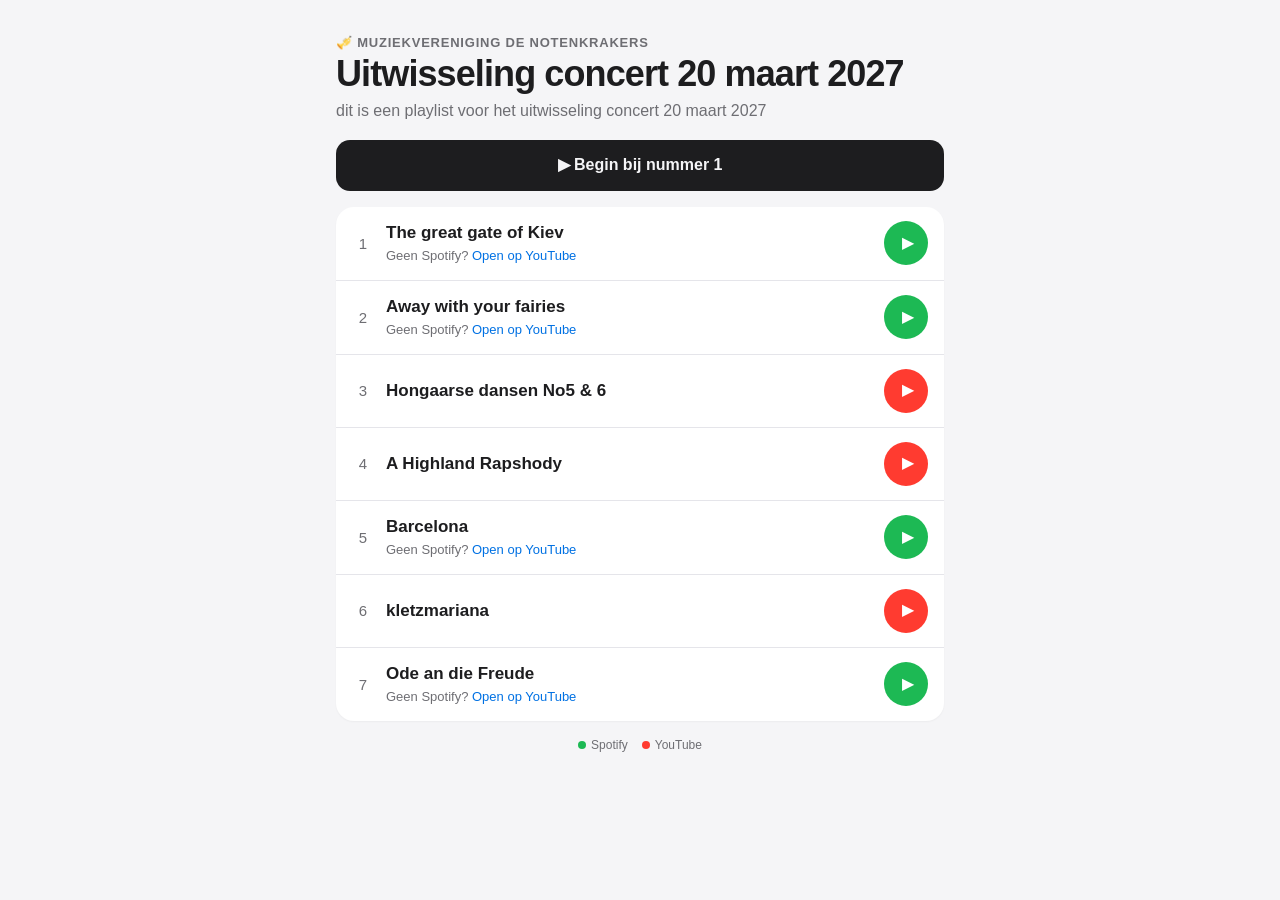
<file: index.html>
<!DOCTYPE html>
<html lang="nl">
<head>
<meta charset="utf-8">
<meta name="viewport" content="width=device-width, initial-scale=1, viewport-fit=cover">
<meta name="theme-color" content="#f5f5f7" media="(prefers-color-scheme: light)">
<meta name="theme-color" content="#000000" media="(prefers-color-scheme: dark)">
<title>Fanfare Playlists</title>
<link rel="stylesheet" href="style.css">
</head>
<body>
<div id="app"><div class="wrap"><p class="note">Laden…</p></div></div>
<script>
(function(){
  var D=null,CUR=null,app=document.getElementById("app");

  function esc(s){return String(s==null?"":s).replace(/[&<>"]/g,function(c){return{"&":"&amp;","<":"&lt;",">":"&gt;",'"':"&quot;"}[c]})}
  function q(t){return encodeURIComponent(t)}
  function cur(){
    for(var i=0;i<D.lists.length;i++)if(D.lists[i].id===CUR)return D.lists[i];
    return D.lists[0];
  }

  function render(){
    var l=cur(),h='<div class="wrap">';
    document.title=(l.name?l.name+" – ":"")+(D.name||"Fanfare Playlists");
    h+='<div class="eyebrow">🎺 '+esc(D.name)+'</div><h1>'+esc(l.name)+'</h1>';
    if(l.note)h+='<p class="note">'+esc(l.note)+'</p>';
    if(D.lists.length>1){
      h+='<div class="tabs">'+D.lists.map(function(x){
        return'<button class="tab'+(x.id===l.id?' on':'')+'" data-tab="'+esc(x.id)+'">'+esc(x.name||"Zonder naam")+'</button>';
      }).join("")+'</div>';
    }
    if(!l.tracks.length){
      h+='<div class="card empty">Deze playlist is nog leeg.</div>';
    }else{
      var f=l.tracks[0],fl=f.sp||f.yt;
      if(fl)h+='<a class="btn hero" href="'+esc(fl)+'" target="_blank" rel="noopener">▶ Begin bij nummer 1</a>';
      h+='<div class="card list">'+l.tracks.map(function(t,i){
        var main=t.sp||t.yt,k=t.sp?"sp":(t.yt?"yt":"none");
        var search="https://www.youtube.com/results?search_query="+q(t.title);
        var href=main||search,alt="";
        if(t.sp&&t.yt)alt='<div class="alt">Geen Spotify? <a href="'+esc(t.yt)+'" target="_blank" rel="noopener">Open op YouTube</a></div>';
        if(!main)alt='<div class="alt">Nog geen link – <a href="'+esc(search)+'" target="_blank" rel="noopener">zoek op YouTube</a></div>';
        return'<div class="item"><div class="num">'+(i+1)+'</div><div class="info"><div class="t">'+esc(t.title)+'</div>'+alt+'</div>'
          +'<a class="play '+k+'" href="'+esc(href)+'" target="_blank" rel="noopener" aria-label="Speel '+esc(t.title)+' af">'+(main?'▶':'🔍')+'</a></div>';
      }).join("")+'</div>';
      h+='<div class="legend"><span><i class="dot" style="background:var(--sp)"></i>Spotify</span><span><i class="dot" style="background:var(--yt)"></i>YouTube</span></div>';
    }
    h+='</div>';
    app.innerHTML=h;
  }

  function fromHash(){
    var id=decodeURIComponent((location.hash||"").slice(1));
    CUR=id||D.lists[0].id;
  }

  document.addEventListener("click",function(e){
    var b=e.target.closest("[data-tab]");if(!b)return;
    CUR=b.getAttribute("data-tab");
    try{history.replaceState(null,"","#"+encodeURIComponent(CUR))}catch(err){}
    render();window.scrollTo(0,0);
  });
  window.addEventListener("hashchange",function(){if(D){fromHash();render()}});

  fetch("playlists.json?t="+Date.now(),{cache:"no-store"})
    .then(function(r){if(!r.ok)throw new Error(r.status);return r.json()})
    .then(function(j){
      D=j;
      if(!D.lists||!D.lists.length)D.lists=[{id:"x",name:"Playlist",note:"",tracks:[]}];
      fromHash();render();
    })
    .catch(function(){
      app.innerHTML='<div class="wrap"><p class="err">De playlist kon niet worden geladen.<br>Probeer het later nog eens.</p></div>';
    });
})();
</script>
</body>
</html>
</file>
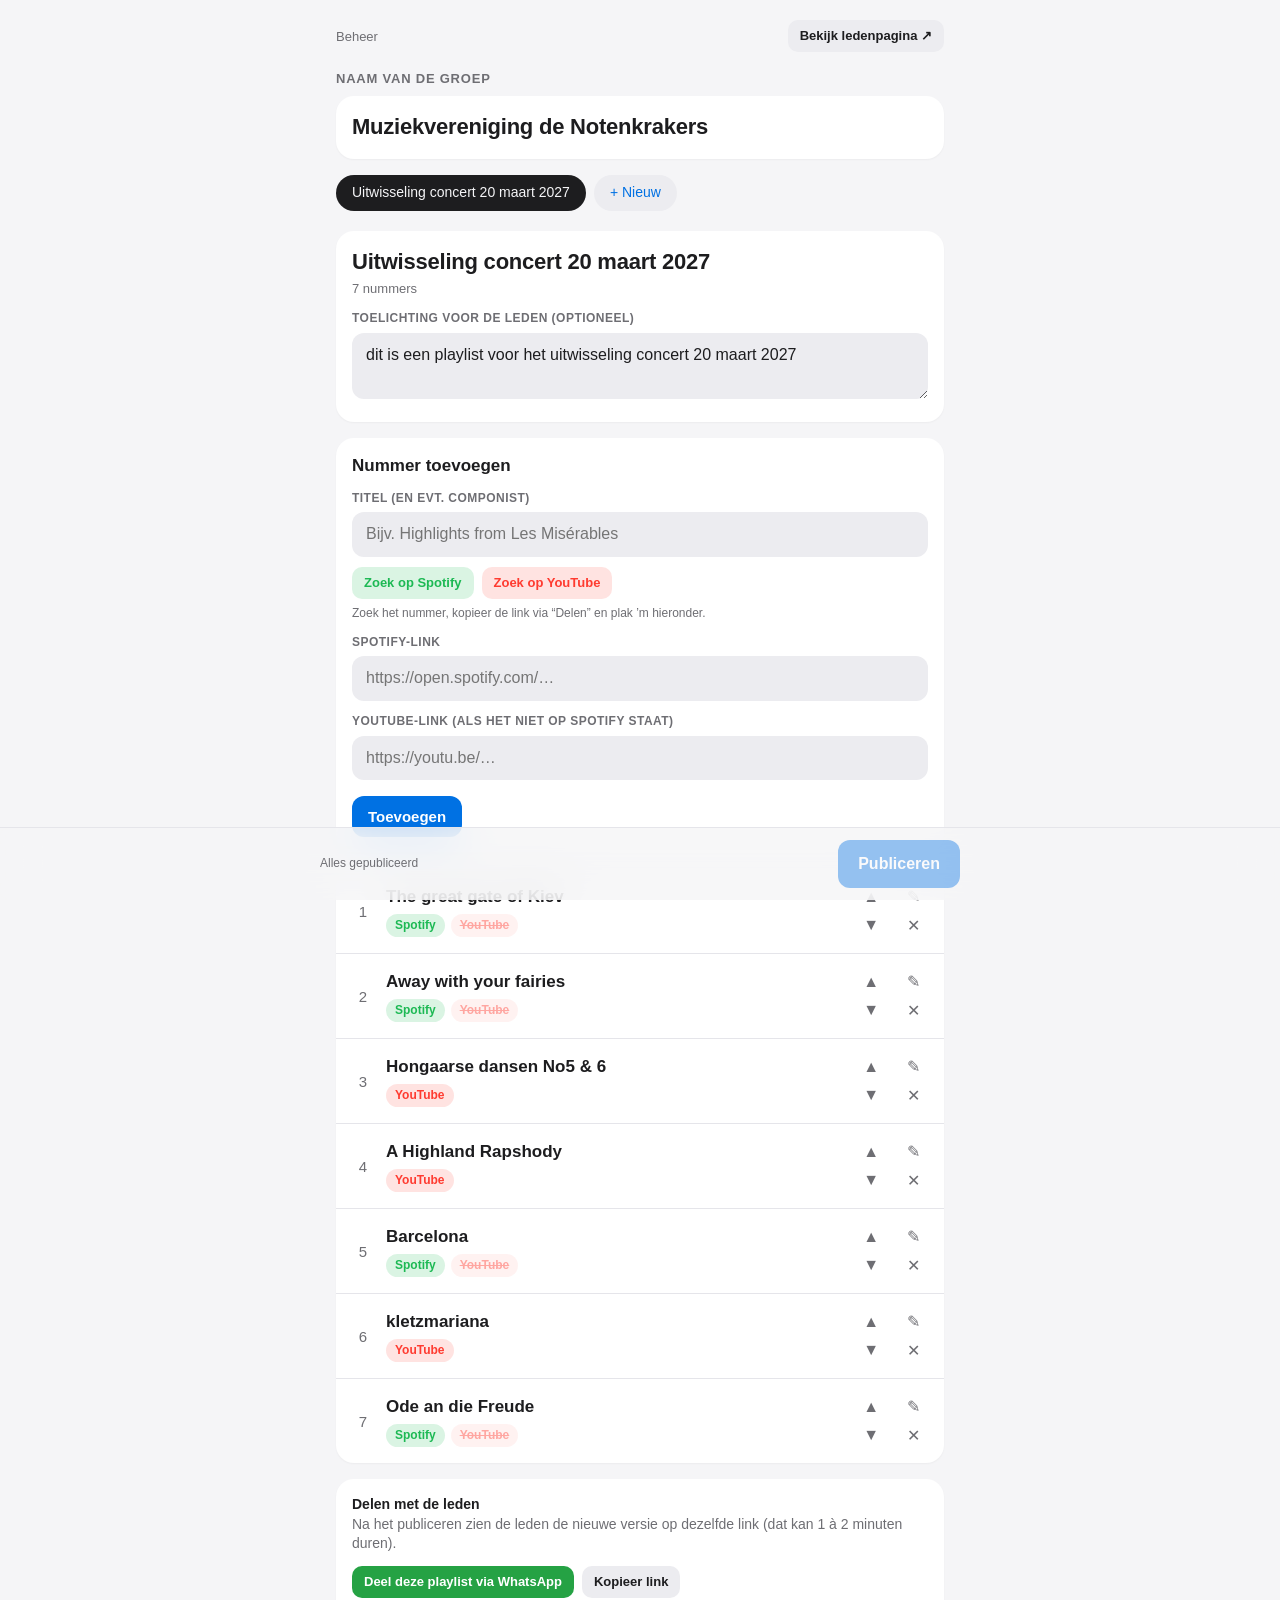
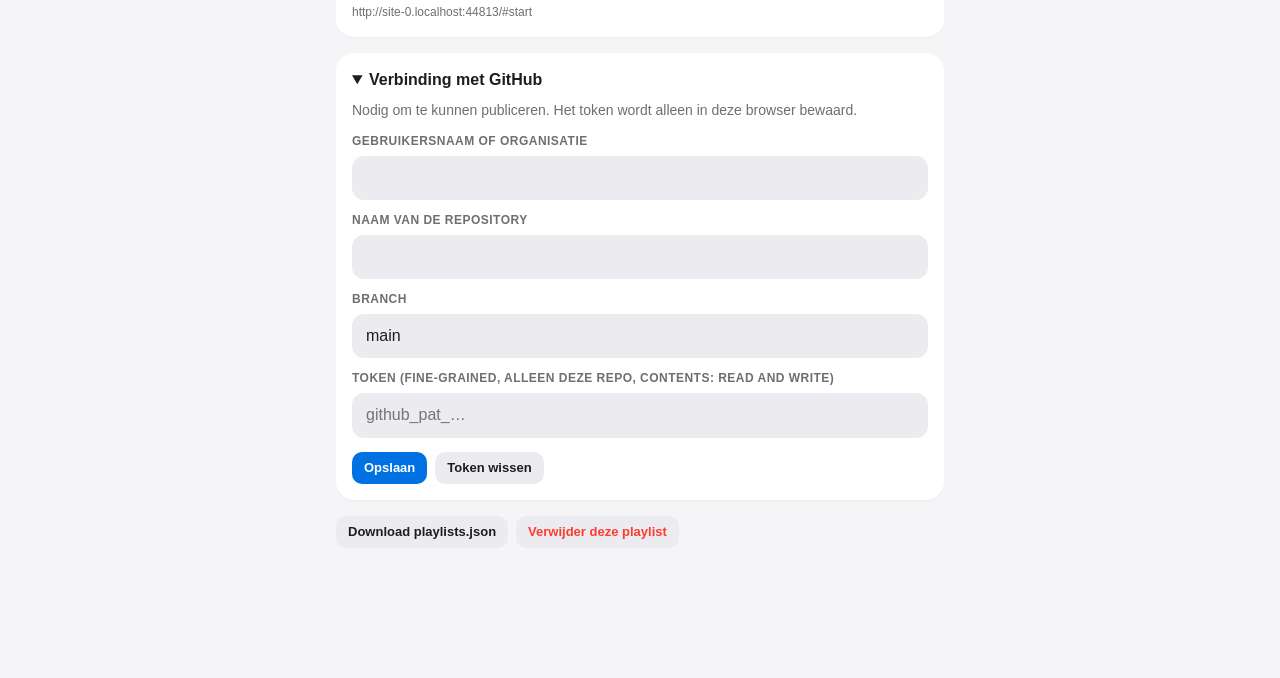
<file: admin.html>
<!DOCTYPE html>
<html lang="nl">
<head>
<meta charset="utf-8">
<meta name="viewport" content="width=device-width, initial-scale=1, viewport-fit=cover">
<meta name="robots" content="noindex, nofollow">
<meta name="theme-color" content="#f5f5f7" media="(prefers-color-scheme: light)">
<meta name="theme-color" content="#000000" media="(prefers-color-scheme: dark)">
<title>Beheer – Fanfare Playlists</title>
<link rel="stylesheet" href="style.css">
</head>
<body>
<div id="app"><div class="wrap"><p class="note">Laden…</p></div></div>
<div class="toast" id="toast"></div>
<script>
(function(){
  var CFG_KEY="fanfare-gh-config", DRAFT_KEY="fanfare-gh-draft";
  var D=null, PUB="", SHA=null, CUR=null, dirty=false, busy=false;
  var cfg={owner:"",repo:"",branch:"main",token:""};
  var form={id:null,title:"",sp:"",yt:""}, confirmDel=false;
  var app=document.getElementById("app");

  /* ---------- helpers ---------- */
  function uid(){return Math.random().toString(36).slice(2,9)}
  function esc(s){return String(s==null?"":s).replace(/[&<>"]/g,function(c){return{"&":"&amp;","<":"&lt;",">":"&gt;",'"':"&quot;"}[c]})}
  function q(t){return encodeURIComponent(t)}
  function cur(){for(var i=0;i<D.lists.length;i++)if(D.lists[i].id===CUR)return D.lists[i];CUR=D.lists[0].id;return D.lists[0]}
  function kind(u){u=(u||"").toLowerCase();if(/spotify\.com|spotify\.link/.test(u))return"sp";if(/youtube\.com|youtu\.be/.test(u))return"yt";return null}
  function clean(u){u=(u||"").trim();if(!u)return"";if(!/^https?:\/\//i.test(u))u="https://"+u;return u}
  function toast(m){var t=document.getElementById("toast");t.textContent=m;t.classList.add("show");clearTimeout(toast.h);toast.h=setTimeout(function(){t.classList.remove("show")},3200)}
  function json(){return JSON.stringify(D,null,2)+"\n"}
  function toB64(s){var b=new TextEncoder().encode(s),bin="";for(var i=0;i<b.length;i++)bin+=String.fromCharCode(b[i]);return btoa(bin)}
  function fromB64(c){var bin=atob(c.replace(/\s/g,"")),b=new Uint8Array(bin.length);for(var i=0;i<bin.length;i++)b[i]=bin.charCodeAt(i);return new TextDecoder().decode(b)}
  function siteUrl(){return new URL("./",location.href).href}
  function ready(){return cfg.owner&&cfg.repo&&cfg.token}
  function apiUrl(){return"https://api.github.com/repos/"+q(cfg.owner)+"/"+q(cfg.repo)+"/contents/playlists.json"}
  function apiHeaders(){return{"Authorization":"Bearer "+cfg.token,"Accept":"application/vnd.github+json","X-GitHub-Api-Version":"2022-11-28"}}

  function loadCfg(){
    try{var c=JSON.parse(localStorage.getItem(CFG_KEY)||"null");if(c)for(var k in c)cfg[k]=c[k]}catch(e){}
    if(!cfg.owner&&/\.github\.io$/i.test(location.hostname)){
      cfg.owner=location.hostname.split(".")[0];
      cfg.repo=location.pathname.split("/")[1]||cfg.repo;
    }
  }

  function touch(){
    dirty=json()!==PUB;
    try{if(dirty)localStorage.setItem(DRAFT_KEY,json());else localStorage.removeItem(DRAFT_KEY)}catch(e){}
    var s=document.getElementById("status");
    if(s){s.textContent=dirty?"Niet-gepubliceerde wijzigingen":"Alles gepubliceerd";s.className="status"+(dirty?" dirty":"")}
    var b=document.getElementById("pub");if(b)b.disabled=!dirty||busy;
  }

  /* ---------- laden ---------- */
  function normalize(j){
    if(!j.lists||!j.lists.length)j.lists=[{id:uid(),name:"Nieuwe playlist",note:"",tracks:[]}];
    j.lists.forEach(function(l){l.id=l.id||uid();l.note=l.note||"";l.tracks=l.tracks||[];l.tracks.forEach(function(t){t.id=t.id||uid()})});
    return j;
  }
  function loadRemote(){
    var viaApi=ready()?
      fetch(apiUrl()+"?ref="+q(cfg.branch||"main")+"&t="+Date.now(),{headers:apiHeaders(),cache:"no-store"})
        .then(function(r){if(!r.ok)throw {status:r.status};return r.json()})
        .then(function(o){SHA=o.sha;return JSON.parse(fromB64(o.content))})
      :Promise.reject("skip");
    return viaApi.catch(function(err){
      if(err!=="skip")toast(err&&err.status===401?"Token ongeldig of verlopen":"Kon niet via GitHub laden, gebruik de gepubliceerde versie");
      SHA=null;
      return fetch("playlists.json?t="+Date.now(),{cache:"no-store"}).then(function(r){if(!r.ok)throw new Error();return r.json()});
    });
  }
  function init(){
    loadCfg();
    loadRemote().then(function(j){
      D=normalize(j);PUB=json();
      try{
        var dr=localStorage.getItem(DRAFT_KEY);
        if(dr&&dr!==PUB){D=normalize(JSON.parse(dr))}
      }catch(e){}
      CUR=D.lists[0].id;
      render();
    }).catch(function(){
      app.innerHTML='<div class="wrap"><p class="err">playlists.json kon niet worden geladen.<br>Controleer of het bestand in je repository staat.</p></div>';
    });
  }

  /* ---------- weergave ---------- */
  function render(){
    var l=cur(),n=l.tracks.length,h='<div class="wrap">';
    h+='<div class="topbar"><span class="meta">Beheer</span><a class="btn sm" href="'+esc(siteUrl())+'" target="_blank" rel="noopener">Bekijk ledenpagina ↗</a></div>';

    h+='<div class="eyebrow" style="margin-top:18px">Naam van de groep</div><div class="card" style="margin-top:8px"><input class="title-in" id="dname" value="'+esc(D.name)+'" placeholder="Bijv. Fanfare St. Cecilia"></div>';

    h+='<div class="tabs">'+D.lists.map(function(x){return'<button class="tab'+(x.id===CUR?' on':'')+'" data-tab="'+esc(x.id)+'">'+esc(x.name||"Zonder naam")+'</button>'}).join("")+'<button class="tab add" id="newlist">+ Nieuw</button></div>';

    h+='<div class="card"><input class="title-in" id="lname" value="'+esc(l.name)+'" placeholder="Naam van de playlist" aria-label="Naam van de playlist"><div class="meta">'+n+(n===1?' nummer':' nummers')+'</div>'
      +'<label>Toelichting voor de leden (optioneel)</label><textarea class="f" id="lnote" placeholder="Bijv. Concert 14 maart – oefenen voor de repetitie van dinsdag">'+esc(l.note)+'</textarea></div>';

    h+='<div class="card"><div style="font-weight:700;font-size:17px">'+(form.id?'Nummer aanpassen':'Nummer toevoegen')+'</div>'
      +'<label>Titel (en evt. componist)</label><input class="f" id="ftitle" value="'+esc(form.title)+'" placeholder="Bijv. Highlights from Les Misérables" autocomplete="off">'
      +'<div class="search"><a class="btn sp sm" id="sSp" target="_blank" rel="noopener" href="#">Zoek op Spotify</a><a class="btn yt sm" id="sYt" target="_blank" rel="noopener" href="#">Zoek op YouTube</a></div>'
      +'<div class="hint">Zoek het nummer, kopieer de link via “Delen” en plak ’m hieronder.</div>'
      +'<label>Spotify-link</label><input class="f" id="fsp" value="'+esc(form.sp)+'" placeholder="https://open.spotify.com/…" inputmode="url" autocomplete="off">'
      +'<label>YouTube-link (als het niet op Spotify staat)</label><input class="f" id="fyt" value="'+esc(form.yt)+'" placeholder="https://youtu.be/…" inputmode="url" autocomplete="off">'
      +'<div class="row" style="margin-top:16px"><button class="btn pri" id="add">'+(form.id?'Opslaan':'Toevoegen')+'</button>'+(form.id?'<button class="btn" id="cancel">Annuleer</button>':'')+'</div></div>';

    if(!n)h+='<div class="card empty">Nog geen nummers.</div>';
    else h+='<div class="card list">'+l.tracks.map(function(t,i){
      var b='';
      if(t.sp)b+='<a class="badge sp" href="'+esc(t.sp)+'" target="_blank" rel="noopener">Spotify</a>';
      if(t.yt)b+='<a class="badge yt'+(t.sp?' off':'')+'" href="'+esc(t.yt)+'" target="_blank" rel="noopener">YouTube</a>';
      if(!t.sp&&!t.yt)b='<span class="badge none">Geen link</span>';
      return'<div class="item"><div class="num">'+(i+1)+'</div><div class="info"><div class="t">'+esc(t.title)+'</div><div class="badges">'+b+'</div></div>'
        +'<div class="acts"><button class="ic" data-up="'+i+'" aria-label="Omhoog">▲</button><button class="ic" data-down="'+i+'" aria-label="Omlaag">▼</button></div>'
        +'<div class="acts"><button class="ic" data-edit="'+i+'" aria-label="Aanpassen">✎</button><button class="ic" data-del="'+i+'" aria-label="Verwijder">✕</button></div></div>';
    }).join("")+'</div>';

    h+='<div class="card info-card"><b>Delen met de leden</b><br>Na het publiceren zien de leden de nieuwe versie op dezelfde link (dat kan 1 à 2 minuten duren).'
      +'<div class="row" style="margin-top:12px"><button class="btn wa sm" id="wa">Deel deze playlist via WhatsApp</button><button class="btn sm" id="copy">Kopieer link</button></div>'
      +'<div class="hint" id="linkhint">'+esc(shareLink())+'</div></div>';

    h+='<details class="card"'+(ready()?'':' open')+'><summary>Verbinding met GitHub</summary>'
      +'<p class="info-card" style="margin:10px 0 0">Nodig om te kunnen publiceren. Het token wordt alleen in deze browser bewaard.</p>'
      +'<label>Gebruikersnaam of organisatie</label><input class="f" id="cowner" value="'+esc(cfg.owner)+'" autocomplete="off" autocapitalize="off">'
      +'<label>Naam van de repository</label><input class="f" id="crepo" value="'+esc(cfg.repo)+'" autocomplete="off" autocapitalize="off">'
      +'<label>Branch</label><input class="f" id="cbranch" value="'+esc(cfg.branch)+'" autocomplete="off" autocapitalize="off">'
      +'<label>Token (fine-grained, alleen deze repo, Contents: Read and write)</label><input class="f" id="ctoken" type="password" value="'+esc(cfg.token)+'" autocomplete="off" placeholder="github_pat_…">'
      +'<div class="row" style="margin-top:14px"><button class="btn pri sm" id="csave">Opslaan</button><button class="btn sm" id="cclear">Token wissen</button></div></details>';

    h+='<div class="row" style="margin-top:6px"><button class="btn sm" id="dl">Download playlists.json</button><button class="btn sm danger" id="delList">'+(confirmDel?'Zeker weten? Tik nogmaals':'Verwijder deze playlist')+'</button></div>';
    h+='</div>';
    h+='<div class="bar"><div class="in"><span class="status" id="status"></span><button class="btn pri" id="pub">Publiceren</button></div></div>';
    app.innerHTML=h;
    updateSearch();touch();
  }

  function shareLink(){return siteUrl()+"#"+q(cur().id)}
  function updateSearch(){
    var t=document.getElementById("ftitle");if(!t)return;var v=t.value.trim();
    document.getElementById("sSp").href="https://open.spotify.com/search/"+q(v);
    document.getElementById("sYt").href="https://www.youtube.com/results?search_query="+q(v);
  }
  function copyText(txt){
    function fb(){var ta=document.createElement("textarea");ta.value=txt;ta.style.position="fixed";ta.style.opacity="0";document.body.appendChild(ta);ta.select();var ok=false;try{ok=document.execCommand("copy")}catch(e){}document.body.removeChild(ta);toast(ok?"Gekopieerd":"Kopiëren mislukt")}
    try{navigator.clipboard.writeText(txt).then(function(){toast("Gekopieerd")},fb)}catch(e){fb()}
  }

  /* ---------- publiceren via GitHub API ---------- */
  function publish(){
    if(busy)return;
    if(!ready()){toast("Vul eerst de GitHub-verbinding in");var d=document.querySelector("details.card");if(d){d.open=true;d.scrollIntoView({behavior:"smooth"})}return}
    busy=true;var b=document.getElementById("pub");b.disabled=true;b.textContent="Bezig…";
    var url=apiUrl(),branch=cfg.branch||"main";
    fetch(url+"?ref="+q(branch)+"&t="+Date.now(),{headers:apiHeaders(),cache:"no-store"})
      .then(function(r){if(!r.ok)throw {status:r.status};return r.json()})
      .then(function(o){
        if(SHA&&o.sha!==SHA)throw {status:"conflict"};
        var body={message:"Playlists bijgewerkt",content:toB64(json()),sha:o.sha,branch:branch};
        return fetch(url,{method:"PUT",headers:Object.assign({"Content-Type":"application/json"},apiHeaders()),body:JSON.stringify(body)});
      })
      .then(function(r){if(!r.ok)throw {status:r.status};return r.json()})
      .then(function(res){
        SHA=res.content.sha;PUB=json();
        try{localStorage.removeItem(DRAFT_KEY)}catch(e){}
        toast("Gepubliceerd – over 1 à 2 minuten zichtbaar voor de leden");
      })
      .catch(function(err){
        var s=err&&err.status;
        if(s==="conflict")toast("Er is intussen een nieuwere versie gepubliceerd. Kopieer je wijzigingen en herlaad de pagina.");
        else if(s===401)toast("Token ongeldig of verlopen");
        else if(s===403||s===404)toast("Geen toegang: controleer repo-naam en tokenrechten (Contents: Read and write)");
        else if(s===409||s===422)toast("Versie-conflict, herlaad de pagina en probeer opnieuw");
        else toast("Publiceren is niet gelukt, probeer het nog eens");
      })
      .then(function(){busy=false;var b2=document.getElementById("pub");if(b2){b2.textContent="Publiceren";touch()}});
  }

  /* ---------- events ---------- */
  document.addEventListener("input",function(e){
    if(!D)return;
    var id=e.target.id,l=cur();
    if(id==="dname"){D.name=e.target.value;touch()}
    else if(id==="lname"){l.name=e.target.value;var t=document.querySelector(".tab.on");if(t)t.textContent=e.target.value||"Zonder naam";touch()}
    else if(id==="lnote"){l.note=e.target.value;touch()}
    else if(id==="ftitle"){form.title=e.target.value;updateSearch()}
    else if(id==="fsp")form.sp=e.target.value;
    else if(id==="fyt")form.yt=e.target.value;
  });
  document.addEventListener("click",function(e){
    if(!D)return;
    var el=e.target.closest("button");if(!el)return;
    var d=el.dataset,l=cur();
    if(d.tab){CUR=d.tab;confirmDel=false;form={id:null,title:"",sp:"",yt:""};render();return}
    if(el.id==="newlist"){var nl={id:uid(),name:"Nieuwe playlist",note:"",tracks:[]};D.lists.push(nl);CUR=nl.id;render();var i=document.getElementById("lname");i.focus();i.select();return}
    if(el.id==="add"){
      var title=document.getElementById("ftitle").value.trim();
      if(!title){toast("Vul een titel in");return}
      var sp="",yt="";
      [clean(document.getElementById("fsp").value),clean(document.getElementById("fyt").value)].forEach(function(u){var k=kind(u);if(k==="sp"&&!sp)sp=u;else if(k==="yt"&&!yt)yt=u;else if(u&&!sp&&!yt)sp=u});
      if(form.id){l.tracks.forEach(function(t){if(t.id===form.id){t.title=title;t.sp=sp;t.yt=yt}})}
      else l.tracks.push({id:uid(),title:title,sp:sp,yt:yt});
      form={id:null,title:"",sp:"",yt:""};render();toast("Toegevoegd");return
    }
    if(el.id==="cancel"){form={id:null,title:"",sp:"",yt:""};render();return}
    if(d.up!==undefined){var a=+d.up;if(a>0){var x=l.tracks.splice(a,1)[0];l.tracks.splice(a-1,0,x);render()}return}
    if(d.down!==undefined){var b=+d.down;if(b<l.tracks.length-1){var y=l.tracks.splice(b,1)[0];l.tracks.splice(b+1,0,y);render()}return}
    if(d.edit!==undefined){var t=l.tracks[+d.edit];form={id:t.id,title:t.title,sp:t.sp||"",yt:t.yt||""};render();window.scrollTo({top:0,behavior:"smooth"});return}
    if(d.del!==undefined){l.tracks.splice(+d.del,1);render();return}
    if(el.id==="delList"){
      if(!confirmDel){confirmDel=true;render();return}
      D.lists=D.lists.filter(function(z){return z.id!==CUR});
      if(!D.lists.length)D.lists.push({id:uid(),name:"Nieuwe playlist",note:"",tracks:[]});
      CUR=D.lists[0].id;confirmDel=false;render();toast("Playlist verwijderd");return
    }
    if(el.id==="pub"){publish();return}
    if(el.id==="wa"){
      var msg="🎺 "+(D.name||"Fanfare")+"\n"+(l.name||"Playlist")+" staat klaar. Tik op een nummer om het af te spelen:\n"+shareLink();
      window.open("https://wa.me/?text="+q(msg),"_blank","noopener");return
    }
    if(el.id==="copy"){copyText(shareLink());return}
    if(el.id==="dl"){
      var a2=document.createElement("a");a2.href="data:application/json;charset=utf-8,"+q(json());a2.download="playlists.json";document.body.appendChild(a2);a2.click();document.body.removeChild(a2);return
    }
    if(el.id==="csave"){
      cfg.owner=document.getElementById("cowner").value.trim();
      cfg.repo=document.getElementById("crepo").value.trim();
      cfg.branch=document.getElementById("cbranch").value.trim()||"main";
      cfg.token=document.getElementById("ctoken").value.trim();
      try{localStorage.setItem(CFG_KEY,JSON.stringify(cfg))}catch(err){}
      toast("Opgeslagen");
      if(ready()&&!dirty){loadRemote().then(function(j){D=normalize(j);PUB=json();CUR=D.lists[0].id;render()})}
      return
    }
    if(el.id==="cclear"){cfg.token="";try{localStorage.setItem(CFG_KEY,JSON.stringify(cfg))}catch(err){}document.getElementById("ctoken").value="";toast("Token gewist");return}
  });
  window.addEventListener("beforeunload",function(e){if(dirty){e.preventDefault();e.returnValue=""}});

  init();
})();
</script>
</body>
</html>
</file>
<file: style.css>
:root{
  --bg:#f5f5f7;--card:#fff;--text:#1d1d1f;--sub:#6e6e73;--line:#e5e5ea;--fill:#ececf0;
  --blue:#0071e3;--green:#25a244;--sp:#1db954;--yt:#ff3b30;--red:#ff3b30;--warn:#ff9f0a;
  color-scheme:light dark;
}
@media (prefers-color-scheme:dark){
  :root{--bg:#000;--card:#1c1c1e;--text:#f5f5f7;--sub:#98989d;--line:#38383a;--fill:#2c2c2e;--blue:#0a84ff;--green:#30d158}
}
*{box-sizing:border-box}
html{-webkit-text-size-adjust:100%}
body{margin:0;background:var(--bg);color:var(--text);font-family:-apple-system,BlinkMacSystemFont,"SF Pro Text","Segoe UI",Roboto,Helvetica,Arial,sans-serif;-webkit-font-smoothing:antialiased;line-height:1.4;padding:env(safe-area-inset-top,0px) env(safe-area-inset-right,0px) env(safe-area-inset-bottom,0px) env(safe-area-inset-left,0px)}
.wrap{max-width:640px;margin:0 auto;padding:20px 16px 130px}
.eyebrow{font-size:13px;font-weight:600;color:var(--sub);text-transform:uppercase;letter-spacing:.06em;margin-top:14px}
h1{font-size:36px;letter-spacing:-.025em;margin:2px 0 6px;font-weight:700;line-height:1.1}
.note{color:var(--sub);margin:0 0 18px;font-size:16px;white-space:pre-wrap}
.tabs{display:flex;gap:8px;overflow-x:auto;padding-bottom:6px;margin:14px 0;scrollbar-width:none}
.tabs::-webkit-scrollbar{display:none}
.tab{border:0;background:var(--fill);color:var(--text);padding:8px 16px;border-radius:999px;font:inherit;font-size:14px;font-weight:500;white-space:nowrap;cursor:pointer}
.tab.on{background:var(--text);color:var(--bg)}
.tab.add{color:var(--blue)}
.card{background:var(--card);border-radius:18px;padding:16px;margin-bottom:16px;box-shadow:0 1px 2px rgba(0,0,0,.04)}
.title-in{width:100%;border:0;background:transparent;color:var(--text);font:inherit;font-size:22px;font-weight:700;letter-spacing:-.01em;padding:0;outline:none}
.row{display:flex;gap:8px;align-items:center;flex-wrap:wrap}
.meta{color:var(--sub);font-size:13px;margin-top:2px}
label{display:block;font-size:12px;font-weight:600;color:var(--sub);text-transform:uppercase;letter-spacing:.04em;margin:12px 0 6px}
input.f,textarea.f{width:100%;border:0;background:var(--fill);color:var(--text);font:inherit;font-size:16px;padding:11px 14px;border-radius:12px;outline:none}
textarea.f{min-height:64px;resize:vertical}
input.f:focus,textarea.f:focus{box-shadow:0 0 0 3px color-mix(in srgb,var(--blue) 35%,transparent)}
.btn{border:0;font:inherit;font-size:15px;font-weight:600;padding:10px 16px;border-radius:12px;cursor:pointer;background:var(--fill);color:var(--text);text-decoration:none;display:inline-flex;align-items:center;gap:6px;white-space:nowrap}
.btn.pri{background:var(--blue);color:#fff}
.btn.sp{background:color-mix(in srgb,var(--sp) 16%,transparent);color:var(--sp)}
.btn.yt{background:color-mix(in srgb,var(--yt) 14%,transparent);color:var(--yt)}
.btn.wa{background:var(--green);color:#fff}
.btn.sm{padding:7px 12px;font-size:13px;border-radius:10px}
.btn.danger{color:var(--red)}
.btn:disabled{opacity:.4;cursor:default}
.search{display:flex;gap:8px;margin:10px 0 2px;flex-wrap:wrap}
.hint{font-size:12px;color:var(--sub);margin:6px 0 0}
.list{padding:0;overflow:hidden}
.item{display:flex;gap:12px;align-items:center;padding:14px 16px;border-top:1px solid var(--line)}
.item:first-child{border-top:0}
.num{width:22px;text-align:center;color:var(--sub);font-variant-numeric:tabular-nums;font-size:15px}
.info{flex:1;min-width:0}
.t{font-weight:600;font-size:17px;overflow-wrap:anywhere}
.alt{font-size:13px;color:var(--sub);margin-top:3px}
.alt a{color:var(--blue);text-decoration:none}
.badges{display:flex;gap:6px;margin-top:5px;flex-wrap:wrap}
.badge{font-size:12px;font-weight:600;padding:3px 9px;border-radius:999px;text-decoration:none}
.badge.sp{background:color-mix(in srgb,var(--sp) 16%,transparent);color:var(--sp)}
.badge.yt{background:color-mix(in srgb,var(--yt) 14%,transparent);color:var(--yt)}
.badge.none{background:var(--fill);color:var(--sub)}
.badge.off{opacity:.45;text-decoration:line-through}
.play{width:44px;height:44px;border-radius:50%;display:flex;align-items:center;justify-content:center;color:#fff;text-decoration:none;font-size:16px;flex:none;padding-left:3px}
.play.sp{background:var(--sp)}
.play.yt{background:var(--yt)}
.play.none{background:var(--fill);color:var(--sub);padding-left:0}
.hero{display:flex;width:100%;justify-content:center;background:var(--text);color:var(--bg);padding:14px;border-radius:14px;font-size:16px;margin-bottom:16px}
.acts{display:flex;flex-direction:column;gap:2px}
.ic{border:0;background:transparent;color:var(--sub);font-size:16px;padding:4px 8px;cursor:pointer;border-radius:8px}
.ic:hover{background:var(--fill)}
.empty{text-align:center;color:var(--sub);padding:28px 16px;font-size:15px}
.legend{display:flex;gap:14px;justify-content:center;color:var(--sub);font-size:12px;margin-top:6px}
.dot{display:inline-block;width:8px;height:8px;border-radius:50%;margin-right:5px}
.bar{position:fixed;left:0;right:0;bottom:0;padding:12px 16px calc(12px + env(safe-area-inset-bottom,0px));background:color-mix(in srgb,var(--bg) 80%,transparent);backdrop-filter:saturate(180%) blur(20px);-webkit-backdrop-filter:saturate(180%) blur(20px);border-top:1px solid var(--line)}
.bar .in{max-width:640px;margin:0 auto;display:flex;gap:8px;align-items:center}
.bar .btn{justify-content:center;padding:13px 20px;font-size:16px}
.status{font-size:12px;color:var(--sub);flex:1}
.status.dirty{color:var(--warn);font-weight:600}
.toast{position:fixed;left:50%;top:calc(16px + env(safe-area-inset-top,0px));transform:translateX(-50%);background:var(--text);color:var(--bg);padding:10px 18px;border-radius:999px;font-size:14px;font-weight:500;opacity:0;pointer-events:none;transition:opacity .2s;z-index:20;max-width:90%;text-align:center}
.toast.show{opacity:1}
.topbar{display:flex;justify-content:space-between;align-items:center;gap:8px}
.info-card{font-size:14px;color:var(--sub)}
.info-card b{color:var(--text)}
details.card summary{cursor:pointer;font-weight:700;font-size:16px}
.err{color:var(--red);text-align:center;padding:28px 16px}
</file>
